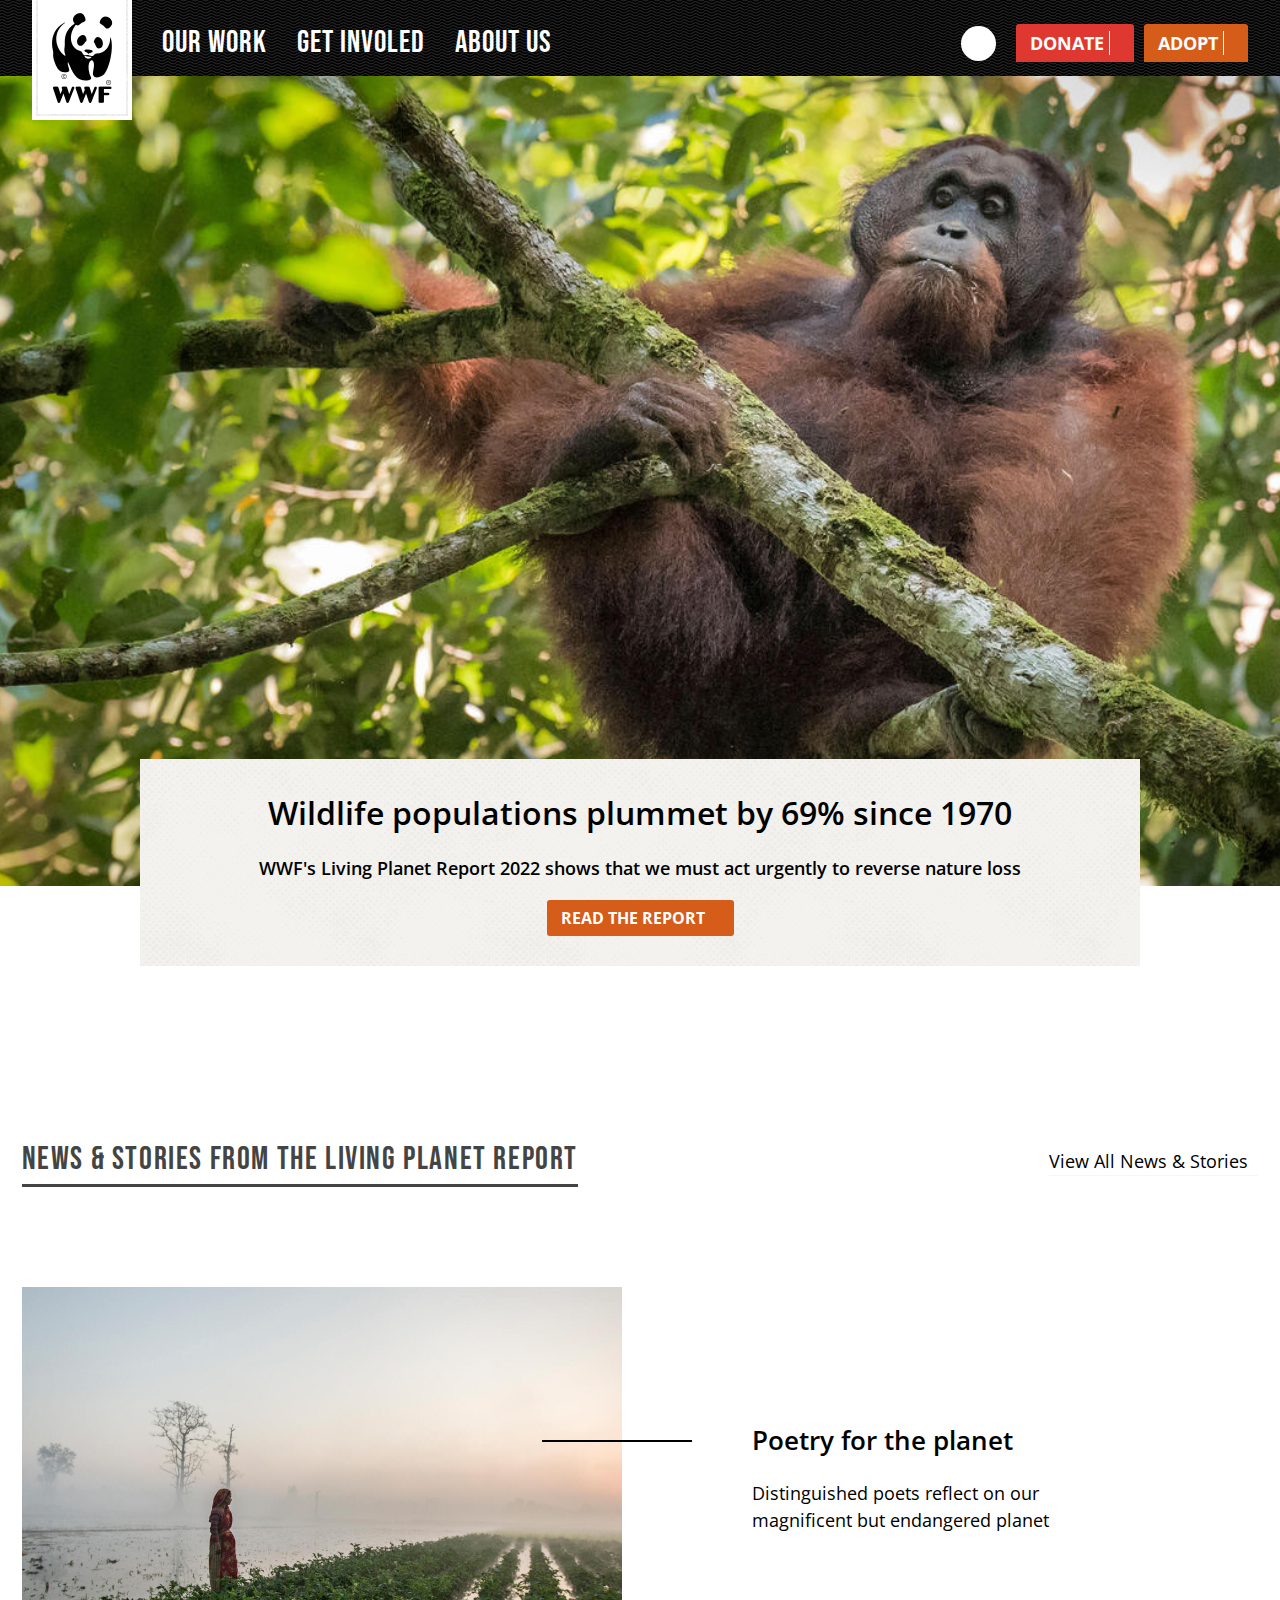
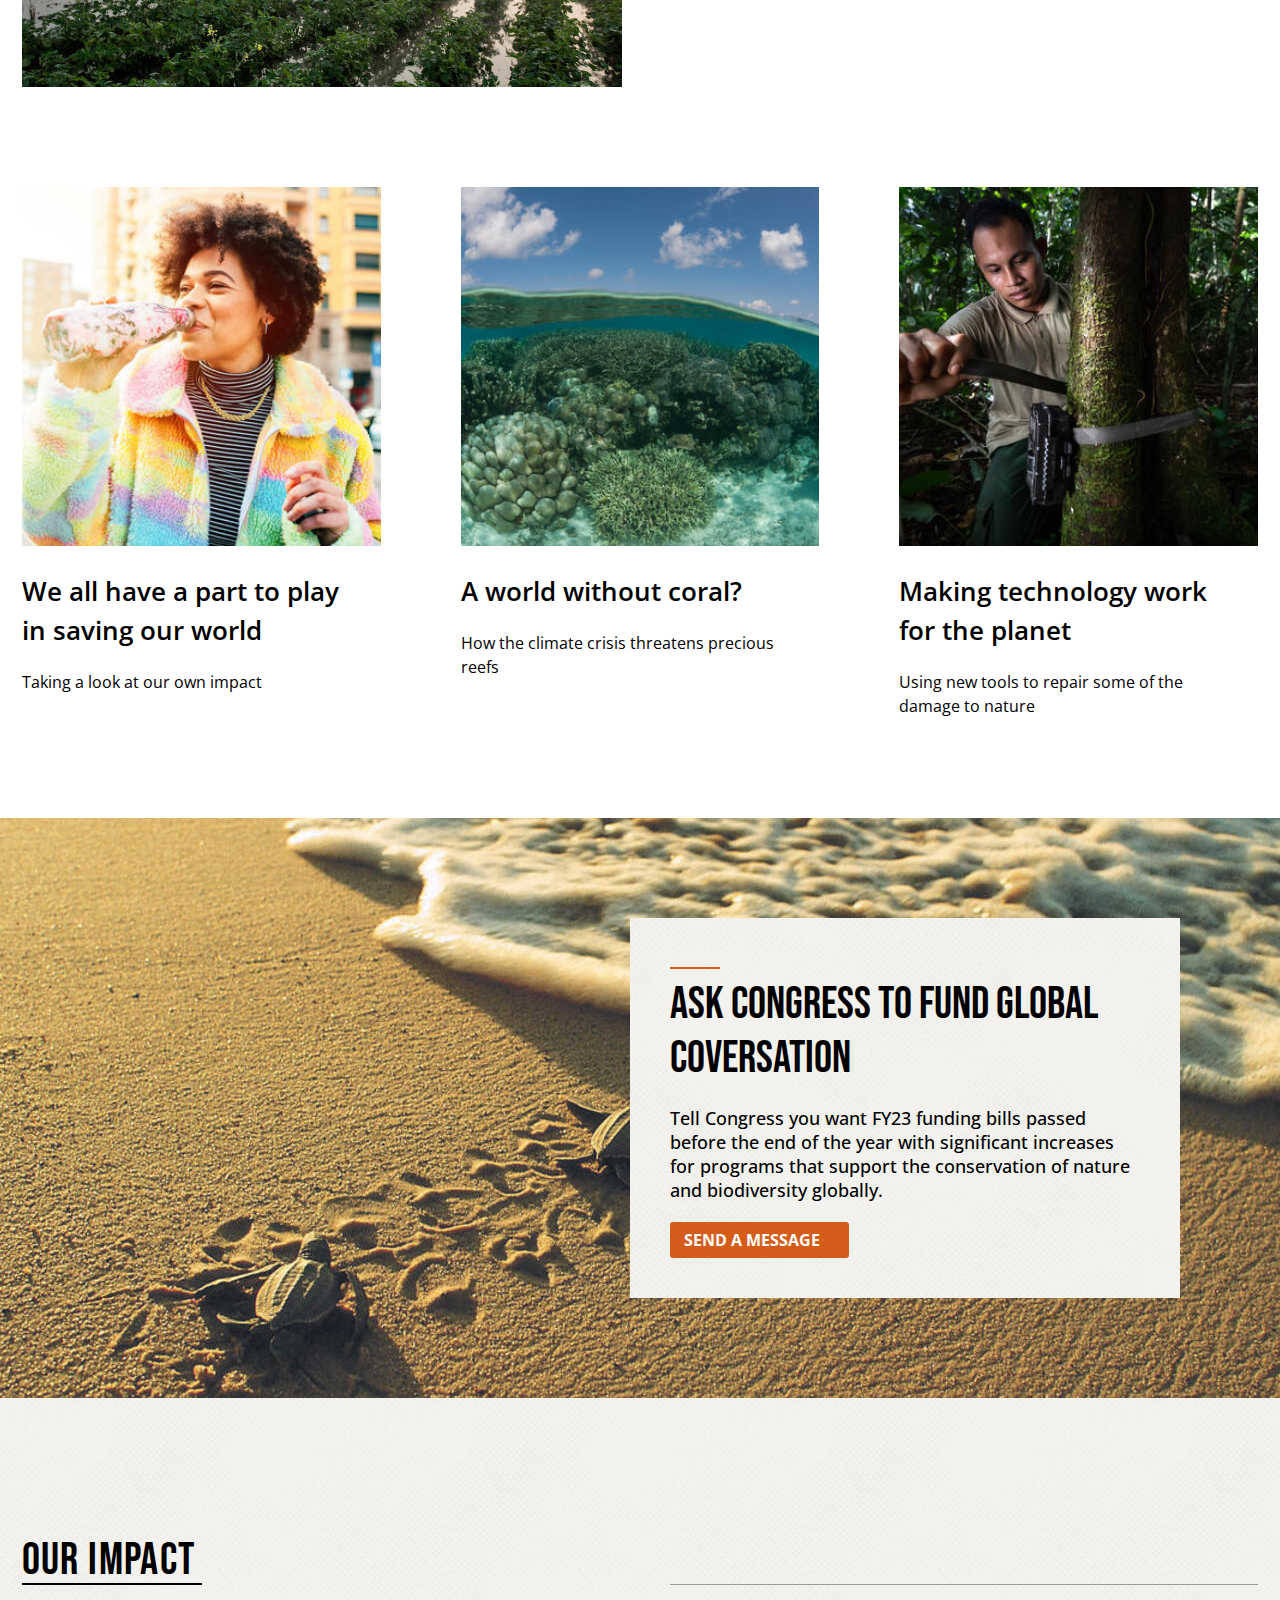
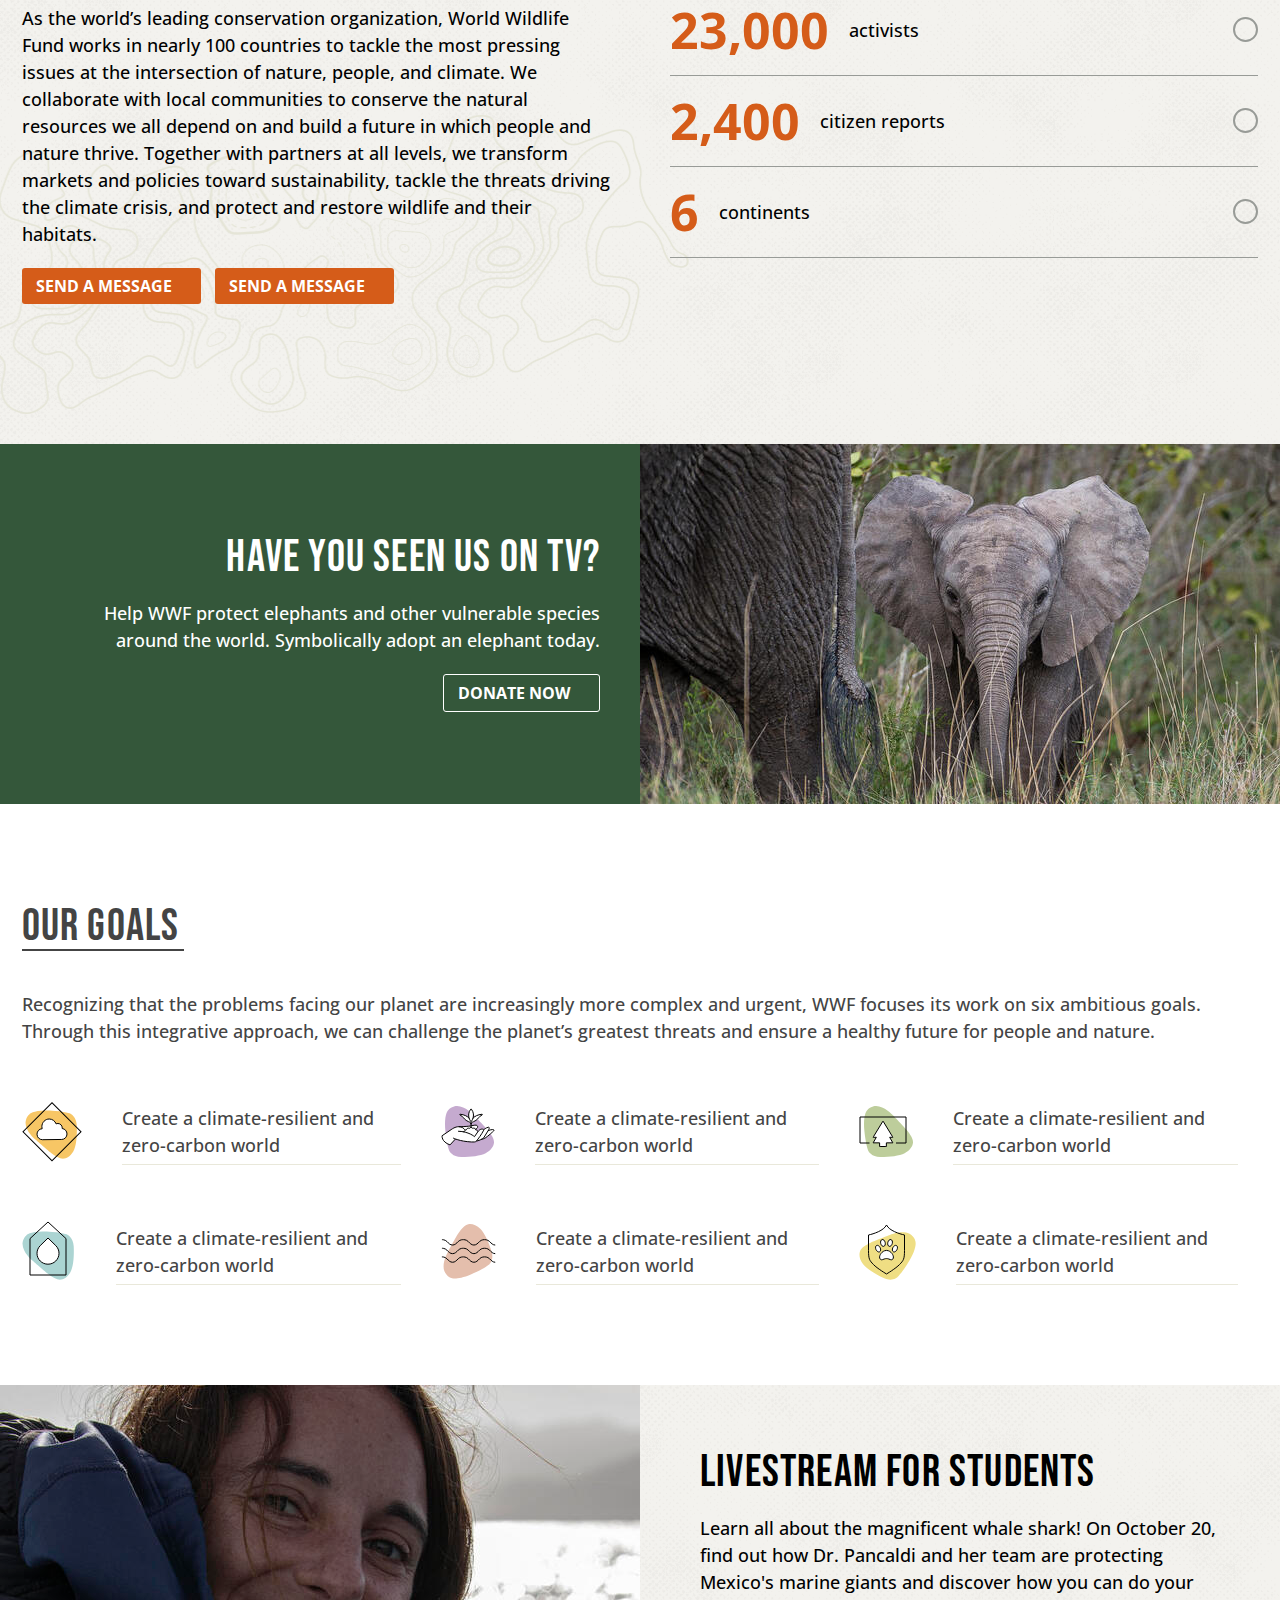
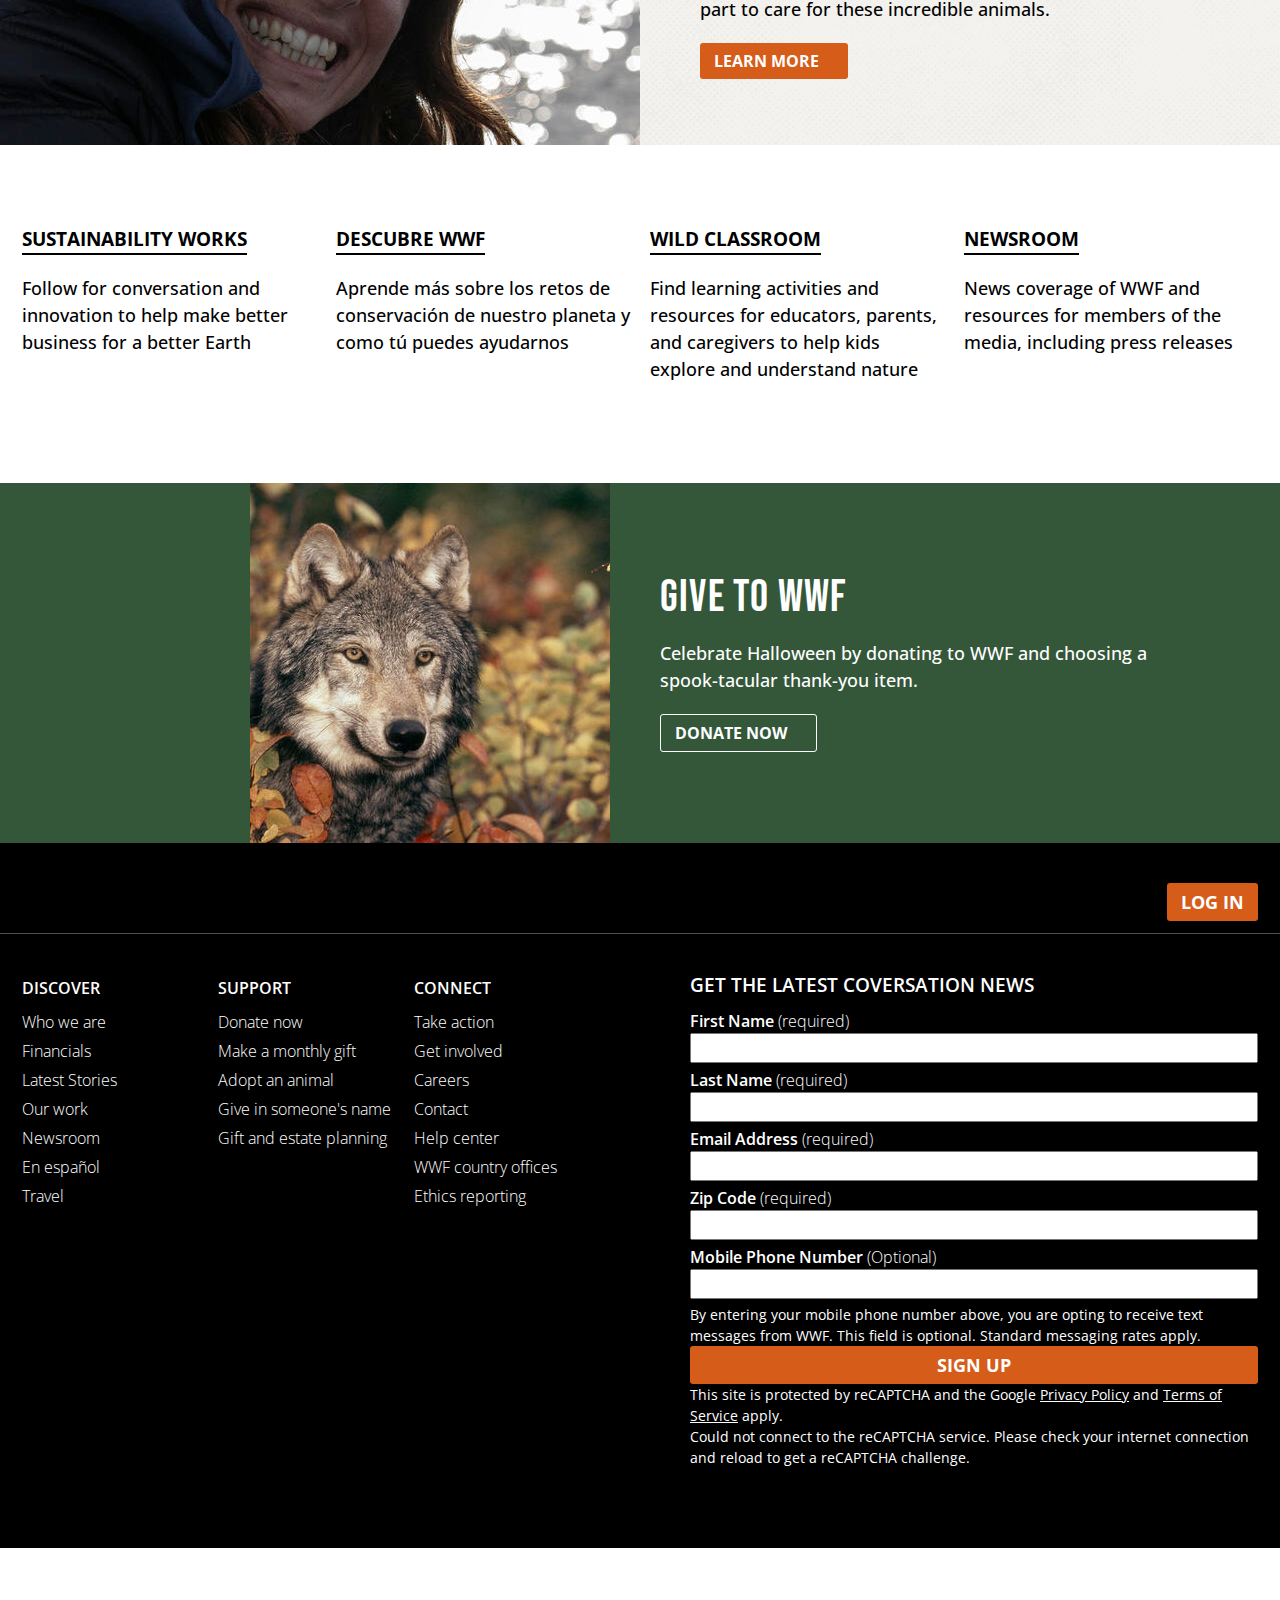
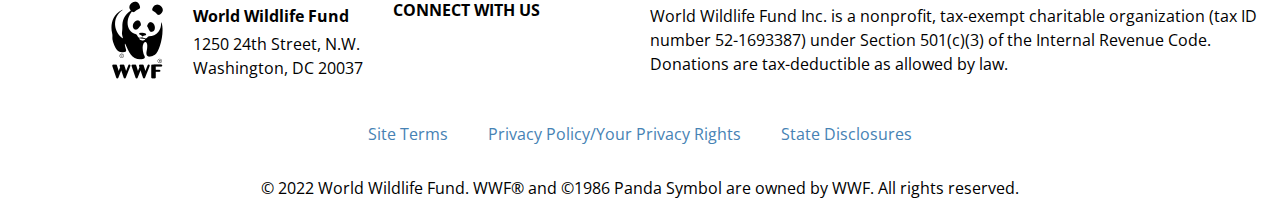
<file: index.html>
<!DOCTYPE html>
<html lang="en">

<head>
    <meta charset="UTF-8" />
    <meta http-equiv="X-UA-Compatible" content="IE=edge" />
    <meta name="viewport" content="width=device-width, initial-scale=1.0" />
    <link rel="stylesheet" href="https://cdnjs.cloudflare.com/ajax/libs/font-awesome/6.2.0/css/all.min.css"
        integrity="sha512-xh6O/CkQoPOWDdYTDqeRdPCVd1SpvCA9XXcUnZS2FmJNp1coAFzvtCN9BmamE+4aHK8yyUHUSCcJHgXloTyT2A=="
        crossorigin="anonymous" referrerpolicy="no-referrer" />
    <link rel="stylesheet" href="style.css" />
    <title>WWF - Endangered Species Coversation | World Wildlife Fund</title>
</head>

<body>
    <header class="header">
        <div class="container flex">
            <div class="logo_header">
                <img src="/img/logo.webp" alt="" />
            </div>
            <div class="wrapper flex">
                <nav class="nav-left">
                    <ul class="nav-main">
                        <li id="work-menu" class="nav-main-item">
                            <a href="#" class="nav-heading">Our Work</a>
                            <ul class="our-work" id="sub__work__menu">
                                <div class="inner">
                                    <div class="sub-menu" id="sub__menu">
                                        <h3 class="heading">What we care about</h3>
                                        <li><a href="#">People</a></li>
                                        <li><a href="#">Places</a></li>
                                        <li><a href="#">Species</a></li>
                                        <li><a href="#">Climate crisis</a></li>
                                        <li><a href="#">Sustainability</a></li>
                                    </div>
                                    <div class="sub-menu" id="sub__menu">
                                        <h3 class="heading">How we work</h3>
                                        <li><a href="#">Public Policy</a></li>
                                        <li><a href="#">Science</a></li>
                                        <li><a href="#">Business</a></li>
                                        <li><a href="#">Wildlife Conversation</a></li>
                                    </div>
                                    <div class="about-info">
                                        <h3 class="heading">About WWF</h3>
                                        <p class="info-details">
                                            WWF works to sustain the natural world for the benefit
                                            of people and wildlife, collaborating with partners from
                                            local to global levels in nearly 100 countries.
                                        </p>
                                    </div>
                                </div>

                                <div class="sub-menu-footer">
                                    <a href="#" class="footer-info">Learn More About our Impact
                                        <i class="fas fa-chevron-right"></i></a>
                                </div>
                            </ul>
                        </li>
                        <li id="get-involed-menu" class="nav-main-item">
                            <a href="#" class="nav-heading">Get Involed</a>
                            <ul class="get-involed" id="sub__work__menu">
                                <div class="inner">
                                    <div class="sub-menu" id="sub__menu">
                                        <li><a href="#">Take action</a></li>
                                        <li><a href="#">Fundrise</a></li>
                                        <li><a href="#">Give</a></li>
                                        <li><a href="#">Send ecards</a></li>
                                        <li><a href="#">Get email</a></li>
                                    </div>
                                    <div class="sub-menu" id="sub__menu">
                                        <li><a href="#">Education resources</a></li>
                                        <li><a href="#">Leave a legacy gift</a></li>
                                        <li><a href="#">Travel with us</a></li>
                                    </div>
                                    <div class="about-info">
                                        <h3 class="heading">Connet With Us</h3>
                                        <div class="about-icon">
                                            <li>
                                                <i class="fab fa-facebook" style="color: #1877f2"></i>
                                            </li>
                                            <li>
                                                <i class="fab fa-twitter" style="color: #1da1f2"></i>
                                            </li>
                                            <li>
                                                <i class="fab fa-instagram" style="color: #e25654"></i>
                                            </li>
                                            <li>
                                                <i class="fab fa-youtube" style="color: #ff0000"></i>
                                            </li>
                                        </div>
                                    </div>
                                </div>

                                <div class="sub-menu-footer">
                                    <a href="#" class="footer-info">See All Ways to Get Involved
                                        <i class="fas fa-chevron-right"></i></a>
                                </div>
                            </ul>
                        </li>
                        <li id="about-us-menu" class="nav-main-item">
                            <a href="#" class="nav-heading">About Us</a>

                            <ul class="about-us" id="sub__work__menu">
                                <div class="inner">
                                    <div class="sub-menu" id="sub__menu">
                                        <li><a href="#">Mission and values</a></li>
                                        <li><a href="#">Who we are</a></li>
                                        <li><a href="#">History</a></li>
                                        <li><a href="#">Leadership</a></li>
                                        <li><a href="#">Experts</a></li>
                                    </div>
                                    <div class="about-info">
                                        <li><a href="#">Newsroom</a></li>
                                        <li><a href="#">Financials</a></li>
                                        <li><a href="#">Careers</a></li>
                                    </div>
                                </div>

                                <div class="sub-menu-footer">
                                    <a href="#" class="footer-info">Contact <i class="fas fa-chevron-right"></i></a>
                                </div>
                            </ul>
                        </li>
                    </ul>
                </nav>
                <nav class="nav-right">
                    <ul>
                        <li>
                            <button href="#" class="btn btn-search">
                                <i class="fas fa-search"></i>
                            </button>
                        </li>

                        <li id="donate-menu" class="donate-menu-list">
                            <button href="#" class="btn btn-primary">
                                <span> Donate</span>
                                <i class="fas fa-plus"></i>
                            </button>
                            <div class="donate-sub-menu" id="donate__menu">
                                <ul class="menu-list">
                                    <li><a href="#">Make a One-time Donation</a></li>
                                    <li><a href="#">Make a Monthly Donation</a></li>
                                    <li><a href="#">Donate in Someone's Name</a></li>
                                    <li><a href="#">Renew your Membership</a></li>
                                    <li><a href="#">Join as a Partner in Conservation</a></li>
                                </ul>
                            </div>
                        </li>

                        <li id="adopt-menu" class="adopt-menu-list">
                            <button href="#" class="btn btn-secondary">
                                <span> Adopt</span>
                                <i class="fas fa-plus"></i>
                            </button>
                            <div class="adopt-sub-menu" id="adopt__menu">
                                <ul class="menu-list">
                                    <li><a href="#">Adoptions</a></li>
                                    <li><a href="#">Apparel</a></li>
                                    <li><a href="#">More Gifts</a></li>
                                </ul>
                            </div>
                        </li>
                    </ul>
                </nav>
            </div>
        </div>
    </header>

    <!-- Main -->
    <section class="section-main">
        <img src="/img/gorilla.jpg" alt="" />
        <div class="section-content">
            <h3>Wildlife populations plummet by 69% since 1970</h3>
            <p>
                WWF's Living Planet Report 2022 shows that we must act urgently to
                reverse nature loss
            </p>
            <button href="#" class="btn universal-btn">
                <span>Read The Report</span>
                <i class="fas fa-chevron-right"></i>
            </button>
        </div>
    </section>

    <!-- Section Planet News&Stories -->
    <section class="planet-news-stories">
        <div class="container flex">
            <div class="news-stories-left">
                <h2>News & Stories From The Living Planet Report</h2>
            </div>
            <div class="news-stories-right">
                <p>View All News & Stories <i class="fas fa-chevron-right"></i></p>
                <span class="animated-line"></span>
            </div>
        </div>
    </section>

    <!-- Section Planet Poetry -->

    <section class="planet-potry">
        <div class="container flex">
            <div class="planet-img">
                <img src="/img/poetry1.jpg" alt="" />
            </div>
            <div class="planet-content">
                <h3>Poetry for the planet <i class="fas fa-chevron-right"></i></h3>
                <p>
                    Distinguished poets reflect on our magnificent but endangered planet
                </p>
                <span class="line"></span>
            </div>
        </div>
    </section>

    <!-- Section Cards -->
    <section class="cards">
        <div class="container grid">
            <div class="card card-1">
                <div class="card-img">
                    <img src="/img/card1.jpg" alt="" />
                </div>
                <div class="card-content">
                    <h2>
                        We all have a part to play in saving our world
                        <i class="fas fa-chevron-right"></i>
                    </h2>
                    <p>Taking a look at our own impact</p>
                </div>
            </div>
            <div class="card card-2">
                <div class="card-img">
                    <img src="/img/card2.jpg" alt="" />
                </div>
                <div class="card-content">
                    <h2>
                        A world without coral?
                        <i class="fas fa-chevron-right"></i>
                    </h2>
                    <p>How the climate crisis threatens precious reefs</p>
                </div>
            </div>
            <div class="card card-3">
                <div class="card-img">
                    <img src="/img/card3.jpg" alt="" />
                </div>
                <div class="card-content">
                    <h2>
                        Making technology work for the planet
                        <i class="fas fa-chevron-right"></i>
                    </h2>
                    <p>Using new tools to repair some of the damage to nature</p>
                </div>
            </div>
        </div>
    </section>

    <!-- Global Fund -->
    <section class="global-fund">
        <div class="global-fund-content">
            <span class="fund-line"></span>
            <h2>Ask Congress to Fund Global Coversation</h2>
            <p>
                Tell Congress you want FY23 funding bills passed before the end of the
                year with significant increases for programs that support the
                conservation of nature and biodiversity globally.
            </p>
            <button class="btn universal-btn">
                Send a Message
                <span><i class="fas fa-chevron-right"></i></span>
            </button>
        </div>
    </section>

    <!-- HomePage Impact -->
    <section class="homepage-impact">
        <div class="container grid">
            <div class="impact">
                <div class="impact-content">
                    <h2>Our Impact</h2>
                    <p>
                        As the world’s leading conservation organization, World Wildlife
                        Fund works in nearly 100 countries to tackle the most pressing
                        issues at the intersection of nature, people, and climate. We
                        collaborate with local communities to conserve the natural
                        resources we all depend on and build a future in which people and
                        nature thrive. Together with partners at all levels, we transform
                        markets and policies toward sustainability, tackle the threats
                        driving the climate crisis, and protect and restore wildlife and
                        their habitats.
                    </p>
                    <div class="imapct-buttons">
                        <button class="btn universal-btn">
                            Send a Message
                            <span><i class="fas fa-chevron-right"></i></span>
                        </button>
                        <button class="btn universal-btn">
                            Send a Message
                            <span><i class="fas fa-chevron-right"></i></span>
                        </button>
                    </div>
                </div>
            </div>
            <div class="impact-reports">
                <div class="report-info">
                    <div class="number">23,000</div>
                    <p class="report-heading">activists</p>
                    <i class="fas fa-info"></i>
                </div>
                <div class="report-info">
                    <div class="number">2,400</div>
                    <p class="report-heading">citizen reports</p>
                    <i class="fas fa-info"></i>
                </div>
                <div class="report-info">
                    <div class="number">6</div>
                    <p class="report-heading">continents</p>
                    <i class="fas fa-info"></i>
                </div>
            </div>
        </div>
    </section>

    <!-- Section Elephant -->
    <section class="elephant-section">
        <div class="grid">
            <div class="content">
                <h2 class="main-heading">HAVE YOU SEEN US ON TV?</h2>
                <p class="main-text">
                    Help WWF protect elephants and other vulnerable species around the
                    world. Symbolically adopt an elephant today.
                </p>
                <button class="btn transparent-btn">
                    Donate Now
                    <span><i class="fas fa-chevron-right"></i></span>
                </button>
            </div>
            <div class="elephant-img">
                <img src="/img/TV_section_donate.jpg" alt="" />
            </div>
        </div>
    </section>

    <!-- Section Goals -->

    <section class="goals">
        <div class="container">
            <div class="goal-content">
                <h2 class="main-heading">Our Goals</h2>
                <p class="main-text">
                    Recognizing that the problems facing our planet are increasingly
                    more complex and urgent, WWF focuses its work on six ambitious
                    goals. Through this integrative approach, we can challenge the
                    planet’s greatest threats and ensure a healthy future for people and
                    nature.
                </p>
            </div>
            <div class="goal-quotation grid">
                <div class="quote quote-1">
                    <div class="qoute-img">
                        <img src="/img/corbon_world.svg" alt="" />
                    </div>
                    <p class="main-text">
                        Create a climate-resilient and zero-carbon world
                        <span class="animated-line"></span>
                    </p>
                    <i class="fas fa-chevron-right"></i>
                </div>
                <div class="quote quote-2">
                    <div class="qoute-img">
                        <img src="/img/people&nature.svg" alt="" />
                    </div>
                    <p class="main-text">
                        Create a climate-resilient and zero-carbon world
                        <span class="animated-line"></span>
                    </p>
                    <i class="fas fa-chevron-right"></i>
                </div>
                <div class="quote quote-3">
                    <div class="qoute-img">
                        <img src="/img/important_forest.svg" alt="" />
                    </div>
                    <p class="main-text">
                        Create a climate-resilient and zero-carbon world
                        <span class="animated-line"></span>
                    </p>
                    <i class="fas fa-chevron-right"></i>
                </div>
                <div class="quote quote-4">
                    <div class="qoute-img">
                        <img src="/img/protect_freshwater.svg" alt="" />
                    </div>
                    <p class="main-text">
                        Create a climate-resilient and zero-carbon world
                        <span class="animated-line"></span>
                    </p>
                    <i class="fas fa-chevron-right"></i>
                </div>
                <div class="quote quote-5">
                    <div class="qoute-img">
                        <img src="/img/Achive_healthy.svg" alt="" />
                    </div>
                    <p class="main-text">
                        Create a climate-resilient and zero-carbon world
                        <span class="animated-line"></span>
                    </p>
                    <i class="fas fa-chevron-right"></i>
                </div>
                <div class="quote quote-6">
                    <div class="qoute-img">
                        <img src="/img/wild_place.svg" alt="" />
                    </div>
                    <p class="main-text">
                        Create a climate-resilient and zero-carbon world
                        <span class="animated-line"></span>
                    </p>
                    <i class="fas fa-chevron-right"></i>
                </div>
            </div>
        </div>
    </section>

    <!-- Section Live Stream -->
    <section class="livestream">
        <div class="grid-col-2">
            <div class="livestream-img">
                <img src="/img/livestream1.jpg" alt="" />
            </div>
            <div class="livestream-content">
                <h2 class="main-heading">Livestream for students</h2>
                <p class="main-text">
                    Learn all about the magnificent whale shark! On October 20, find out
                    how Dr. Pancaldi and her team are protecting Mexico's marine giants
                    and discover how you can do your part to care for these incredible
                    animals.
                </p>
                <button class="btn universal-btn">
                    Learn More
                    <span><i class="fas fa-chevron-right"></i></span>
                </button>
            </div>
        </div>
    </section>

    <!-- Section-cards -->
    <section class="mix-cards">
        <div class="container grid-col-4">
            <div class="mix-card-content card-1">
                <h3 class="underline uppercase">Sustainability Works</h3>
                <p class="main-text">
                    Follow for conversation and innovation to help make better business for a better Earth
                    <span><i class="fas fa-chevron-right"></i></span>
                </p>
            </div>
            <div class="mix-card-content card-2">
                <h3 class="underline uppercase">Descubre WWF</h3>
                <p class="main-text">
                    Aprende más sobre los retos de conservación de nuestro planeta y como tú puedes ayudarnos
                    <span><i class="fas fa-chevron-right"></i></span>
                </p>
            </div>
            <div class="mix-card-content card-3">
                <h3 class="underline uppercase">Wild Classroom</h3>
                <p class="main-text">
                    Find learning activities and resources for educators, parents, and caregivers to help kids explore
                    and understand nature
                    <span><i class="fas fa-chevron-right"></i></span>
                </p>
            </div>
            <div class="mix-card-content card-4">
                <h3 class="underline uppercase">Newsroom</h3>
                <p class="main-text">
                    News coverage of WWF and resources for members of the media, including press releases
                    <span><i class="fas fa-chevron-right"></i></span>
                </p>
            </div>
        </div>
    </section>

    <!-- Celebrate Section -->

    <section class="celebrate-section">
        <div class="wolf-grid">
            <div class="celebrate-img">
                <img src="/img/wolf1.jpg" alt="" />
            </div>
            <div class="celebrate-content">
                <h2 class="main-heading">GIVE TO WWF</h2>
                <p class="main-text">
                    Celebrate Halloween by donating to WWF and choosing a spook-tacular thank-you item.
                </p>
                <button class="btn transparent-btn">
                    Donate Now
                    <span><i class="fas fa-chevron-right"></i></span>
                </button>
            </div>
        </div>
    </section>

    <!-- Contact Page -->
    <section class="contact">
        <span class="border"></span>
        <div class="container">
            <div class="login">
                <button class="btn btn-secondary">Log In</button>
            </div>
            <div class="contact-page grid-col-2">
                <div class="contact-left grid-col-3">
                    <ul class="discription">
                        <li><a href="#">Discover</a></li>
                        <li><a href="#">Who we are</a></li>
                        <li><a href="#">Financials</a></li>
                        <li><a href="#">Latest Stories</a></li>
                        <li><a href="#">Our work</a></li>
                        <li><a href="#">Newsroom</a></li>
                        <li><a href="#">En español</a></li>
                        <li><a href="#">Travel</a></li>
                    </ul>
                    <ul class="discription">
                        <li><a href="#">Support</a></li>
                        <li><a href="#">Donate now</a></li>
                        <li><a href="#">Make a monthly gift</a></li>
                        <li><a href="#">Adopt an animal</a></li>
                        <li><a href="#">Give in someone's name</a></li>
                        <li><a href="#">Gift and estate planning</a></li>
                    </ul>
                    <ul class="discription">
                        <li><a href="#">Connect</a></li>
                        <li><a href="#">Take action</a></li>
                        <li><a href="#">Get involved</a></li>
                        <li><a href="#">Careers</a></li>
                        <li><a href="#">Contact</a></li>
                        <li><a href="#">Help center</a></li>
                        <li><a href="#">WWF country offices</a></li>
                        <li><a href="#">Ethics reporting</a></li>
                    </ul>
                </div>
                <div class="contact-form">
                    <form class="form">
                        <h3>Get The Latest Coversation News</h3>
                        <div class="form-group">
                            <label for="firstname">First Name <span class="required">(required)</span></label>
                            <input type="text" name="firstname" required blank>
                        </div>
                        <div class="form-group">
                            <label for="lastname">Last Name <span class="required">(required)</span></label>
                            <input type="text" name="lastname" required>
                        </div>
                        <div class="form-group">
                            <label for="email">Email Address <span class="required">(required)</span></label>
                            <input type="email" name="email" required>
                        </div>
                        <div class="form-group">
                            <label for="zipcode">Zip Code <span class="required">(required)</span></label>
                            <input type="text" name="zipcode" required>
                        </div>
                        <div class="form-group">
                            <label for="number">Mobile Phone Number <span class="required">(Optional)</span></label>
                            <input type="text" name="number" required>
                        </div>
                        <p class="fw-l">
                            By entering your mobile phone number above, you are opting to receive text messages from
                            WWF. This field is optional. Standard messaging rates apply.
                        </p>
                        <button class="btn btn-secondary full">
                            Sign Up
                        </button>
                        <p class="fw-l">
                            This site is protected by reCAPTCHA and the Google <a href="#" class="td-underline">Privacy
                                Policy</a> and
                            <a href="#" class="td-underline">Terms of Service</a> apply.
                            <br>
                            Could not connect to the reCAPTCHA service. Please check your internet connection and reload
                            to get a reCAPTCHA challenge.
                        </p>
                    </form>
                </div>
            </div>
        </div>
    </section>

    <!-- Footer -->
    <footer class="footer">
        <div class="container">
            <div class="grid-col-2">
                <div class="footer-inner-left">
                    <div class="address">
                        <img src="/img/footer_logo.webp" alt="">
                        <div class="add-info">
                            <h4 class="name">World Wildlife Fund</h4>
                            <p class="full-add">
                                1250 24th Street, N.W.
                                Washington, DC 20037
                            </p>
                        </div>
                    </div>
                    <div class="social">
                        <h4 class="uppercase">Connect With Us</h4>
                        <ul class="social-icon flex">
                            <li><a href="#"><i class="fab fa-facebook" style="color: #0E8EF2;"></i></a></li>
                            <li><a href="#"><i class="fab fa-twitter" style="color: #1D9BF0;"></i></a></li>
                            <li><a href="#"><i class="fab fa-instagram" style="color: #F60961;"></i></a></li>
                            <li><a href="#"><i class="fab fa-youtube" style="color: #ff0000;"></i></a></li>
                            <li><a href="#"><i class="fas fa-rss" style="color: #FF6600;"></i></a></li>
                        </ul>
                    </div>
                </div>
                <div class="footer-inner-right">
                    <p class="fw-l">
                        World Wildlife Fund Inc. is a nonprofit, tax-exempt charitable organization (tax ID number
                        52-1693387) under Section 501(c)(3) of the Internal Revenue Code. Donations are tax-deductible
                        as allowed by law.
                    </p>
                </div>
            </div>

            <div class="inside-footer text-center">
                <ul class="inside-footer-flex">
                    <li><a href="#">Site Terms</a></li>
                    <li><a href="#">Privacy Policy/Your Privacy Rights</a></li>
                    <li><a href="#">State Disclosures</a></li>
                </ul>
            </div>

            <div class="about-footer">
                <p class="fw-l text-center">© 2022 World Wildlife Fund. WWF® and ©1986 Panda Symbol are owned by WWF.
                    All rights reserved.</p>
            </div>
        </div>
    </footer>




    <!-- Hamburger-Menu -->
    <div class="menu" id="menu">
        <img src="/img/menu-icon.svg" alt="" />
    </div>

    <!-- Overlay -->
    <div class="overlay" id="overlay"></div>
    <!-- Mobile Menu -->
    <div class="mobile-menu" id="mobile-menu">
        <header class="mobile-header flex">
            <div></div>
            <h5 class="main-heading"> World Wildlife Fund</h5>
            <img src="/img/close.png" alt="" id="close">
        </header>
        <section class="search-section">
            <form class="form mobile-form">
                <div class="form-group">
                    <label for="search">Search</label>
                    <div class="search-box">
                        <input type="text" placeholder="Type to search..." class="search">
                        <i class="fas fa-search"></i>
                    </div>
                </div>
                <div class="btn-group">
                    <button class="btn btn-primary">
                        <span>Donate</span>
                        <i class="fas fa-add"></i>
                    </button>
                    <button class="btn btn-secondary">
                        <span>Adopt</span>
                        <i class="fas fa-add"></i>
                    </button>
                </div>
            </form>
        </section>
        <div class="mobile-footer">
            <ul>
                <li class="uppercase flex">
                    <a href="#">Our Work</a>
                    <i class="fas fa-add"></i>
                </li>
                <li class="uppercase flex">
                    <a href="#">Get Involved</a>
                    <i class="fas fa-add"></i>
                </li>
                <li class="uppercase flex">
                    <a href="#">About Us</a>
                    <i class="fas fa-add"></i>
                </li>

            </ul>
        </div>
    </div>




    <script src="main.js"></script>
</body>

</html>
</file>
<file: style.css>
@import url('https://fonts.googleapis.com/css2?family=Open+Sans:wght@300;400;500;600;700;800&display=swap');
@import url('https://fonts.googleapis.com/css2?family=Bebas+Neue&display=swap');

:root {
    --fs-clr-1: #fff;
    --fs-clr-2: #000;
    --fs-clr-3: #D55C19;
    --fs-clr-4: #DE3831;
    --fs-clr-5: #34573A;
    --fs-clr-6: #F6F5F3;
    --fs-clr-7: #006983;
    --fs-clr-8: #006EA5;
}

*,
*::after,
*::before {
    box-sizing: border-box;
    margin: 0;
    padding: 0;
}

body {
    font-family: 'Open Sans', sans-serif;
    line-height: 1.5;
    
}

img {
    max-width: 100%;
}

ul {
    list-style-type: none;
}

a {
    text-decoration: none;
}

.header {
    position: relative;
    background: #000 url(/img/header_texture.webp);
    height: 76px;
}

.logo_header {
    margin-left: 10px;
    z-index: 5;
}

.flex {
    display: flex;
    justify-content: space-between;
    align-items: center;
}

.text-center {
    text-align: center;
}

.grid-col-4 {
    display: grid;
    grid-template-columns: repeat(4, 1fr);
    justify-content: center;
    gap: 20px;
}

.grid,
.grid-col-3 {
    display: grid;
    grid-template-columns: repeat(3, 1fr);
    gap: 20px;
}

.grid-col-2 {
    display: grid;
    grid-template-columns: repeat(2, 1fr);
    place-items: center;
    gap: 20px;
}


.header .container {
    display: flex;
    justify-content: center;
}

.container {
    max-width: 77.3rem;
    margin-inline: auto;
}

.wrapper {
    display: flex;
    flex: 1;

}

.nav-left {
    padding-bottom: 40px;
    margin-left: 15px;
}

.nav-right {
    padding-bottom: 40px;

}


.nav-left ul {
    display: flex;
}

.nav-left ul li a {
    color: #fff;
    margin-right: 15px;
    margin-left: 15px;
    font-family: 'Bebas Neue', cursive;
    font-weight: 400;
    font-size: 31px;
    letter-spacing: 1px;
}

.nav-right ul {
    display: flex;
    justify-content: center;
    align-items: center;
}

.nav-right ul li {
    margin-right: 10px;
}

.nav-left ul li,
.nav-left ul li a {
    transition: background-color, color 0.5s ease-out;
}

.nav-left .nav-main li:hover {
    background-color: var(--fs-clr-1);
    transition: 0.5s;
}

.nav-left .nav-main li:hover a {
    color: var(--fs-clr-7);
}

.nav-left ul li .nav-heading,
.nav-right ul li {
    text-transform: uppercase;
}

/* Utilities */
.main-heading {
    text-transform: uppercase;
    font-family: 'Bebas Neue', cursive;
    font-size: 45px;
    font-weight: 400;
    letter-spacing: 1.2px;
    line-height: 1;
}

.main-text {
    margin: 20px 0;
    font-size: 18px;
    font-weight: 500;
}


/* Buttons */
.btn {
    cursor: pointer;
    padding: 7px 14px;
    font-size: 16px;
    background-color: var(--fs-clr-3)d;
    color: var(--fs-clr-1);
    text-transform: uppercase;
    font-family: inherit;
    font-weight: bold;
    border-radius: 3px;
    border: 0;
    z-index: 100;
}

.btn:focus {
    outline: none;
}

.btn-primary {
    color: var(--fs-clr-1);
    background-color: var(--fs-clr-4);
    font-size: 18px;
    border-bottom-right-radius: 0;
    border-bottom-left-radius: 0;
}

.btn-secondary {
    color: var(--fs-clr-1);
    background-color: var(--fs-clr-3);
    font-size: 18px;
    border-bottom-right-radius: 0;
    border-bottom-left-radius: 0;
}

.full {
    display: block;
    width: 100%;
    border-radius: 3px;
}

.universal-btn {
    background: var(--fs-clr-3);
    cursor: pointer;
}

.transparent-btn {
    background: transparent;
    color: var(--fs-clr-1);
    cursor: pointer;
    border: 1px solid var(--fs-clr-1);
}

.transparent-btn i {
    margin-left: 15px;
    transition: transform 0.3s;
    color: var(--fs-clr-1);
}

.universal-btn i {
    margin-left: 15px;
    transition: transform 0.3s;
}

.universal-btn:hover i,
.transparent-btn:hover i {
    transform: translateX(5px);
}

.transparent-btn:hover,
.universal-btn:hover {
    text-decoration: underline;
}

.underline {
    border-bottom: 2px solid #000;
    max-width: max-content;
}

.uppercase {
    text-transform: uppercase;
}

.fw-el {
    font-weight: 300;
}

.fw-l {
    font-weight: 400;
}

.fw-m {
    font-weight: 500;
}

.td-underline {
    text-decoration: underline;
    color: #fff;
    text-decoration-thickness: 1px;
}

/* .universal-btn:hover span {
    border-bottom: 1px solid var(--fs-clr-1);
} */

.btn-primary i,
.btn-secondary i {
    border-left: 1px solid var(--fs-clr-1);
    margin-left: 5px;
    padding-left: 10px;
    font-weight: lighter;
}

.btn-search {
    height: 35px;
    width: 35px;
    background-color: var(--fs-clr-1);
    color: var(--fs-clr-2);
    border-radius: 50%;
    display: flex;
    justify-content: center;
    align-items: center;
    margin-right: 10px;
}

/* Menu */
.menu {
    display: none;
    position: absolute;
    top: 40px;
    right: 40px;
    cursor: pointer;

}

.menu img {
    width: 25px;
}

/* Inside header menu's */
#work-menu,
#get-involed-menu,
#about-us-menu {
    position: relative;
}

#work-menu:hover #sub__work__menu,
#get-involed-menu:hover #sub__work__menu,
#about-us-menu:hover #sub__work__menu {
    display: block !important;
    z-index: 5;
}

#sub__work__menu.our-work,
#sub__work__menu.get-involed,
#sub__work__menu.about-us {
    display: none;
}

.our-work,
.get-involed,
.about-us {
    position: absolute;
    top: 46px;
    left: 10px;
    display: flex;
    flex-direction: column;
    background-color: #fff;
    width: 670px;
}

.get-involed {
    left: -120px;
    width: 550px;
}

.about-us {
    left: -280px;
    width: 350px;
}

.inner {
    display: flex;
    justify-content: center;
    align-items: top;
    border-bottom: 2px solid var(--fs-clr-6);
}

.our-work .sub-menu {
    list-style-type: none;
    padding: 20px;
}

#sub__menu li a {
    font-size: 16px;
    color: #000;
    text-transform: capitalize;
    display: flex;
    justify-content: left;
    align-items: flex-start;
    margin: 10px 0;
    font-family: 'Open Sans', sans-serif;
}

#sub__menu li a:hover {
    color: var(--fs-clr-8);
}

.sub-menu-footer {
    padding: 20px 0;
}

.sub-menu-footer .footer-info {
    font-size: 18px;
    color: var(--fs-clr-7);
    font-family: 'Open Sans', sans-serif;
    text-transform: uppercase;
    letter-spacing: normal;
    font-weight: 700;
}

.sub-menu-footer .footer-info i {
    margin-left: 10px;
}

.about-info {
    padding: 20px 10px;
    background: var(--fs-clr-6);

}

.about-info .info-details {
    font-size: 16px;
    margin-top: 10px;
}

.sub-menu .heading {
    width: 190px;
}

/* Sub menu two */
.get-involed .about-info .about-icon {
    display: flex;
    justify-content: center;
    align-items: center;
}

.get-involed .about-info .heading {
    text-transform: uppercase;
}

.get-involed .about-info .about-icon i {
    font-size: 25px;
    margin: 5px;
}

.get-involed #sub__menu {
    padding: 20px;
}

.about-us #sub__menu {
    padding: 15px;
    margin-right: 30px;
}

/* About Us */
.about-us .about-info a {
    font-family: 'Open Sans', sans-serif;
    color: var(--fs-clr-8);
    font-size: 16px;

}

.about-us .about-info li {
    padding: 5px 0;
}

.about-us .about-info li:hover {
    background: var(--fs-clr-7);
}

.about-us .about-info li:hover a {
    color: var(--fs-clr-1);
}

.about-us .about-info {
    padding: 20px 0 0 0;
}

.about-us .inner {
    display: flex;
    justify-content: space-between;
}

/* Right Menu's */

/* Donate Menu */


#donate-menu #donate__menu,
#adopt-menu #adopt__menu {
    display: none;
}

#donate-menu:hover .donate-sub-menu,
#adopt-menu:hover .adopt-sub-menu {
    display: block !important;
    z-index: 5;
}


#donate-menu,
#adopt-menu {
    position: relative;
}


.donate-sub-menu {
    position: absolute;
    top: 35px;
    left: -150.5px;
    width: 290px;
    background: var(--fs-clr-2);
    padding: 20px;
    border: 5px solid var(--fs-clr-4);
}

.adopt-sub-menu {
    position: absolute;
    top: 35px;
    left: -163px;
    width: 290px;
    background: var(--fs-clr-2);
    border: 5px solid var(--fs-clr-3);
    padding: 20px;
}

.donate-sub-menu .menu-list,
.adopt-sub-menu .menu-list {
    display: flex;
    flex-direction: column;
    justify-content: left;
    align-items: flex-start;
}

.donate-sub-menu .menu-list li,
.adopt-sub-menu .menu-list li {
    margin: 5px 0;
}

.adopt-sub-menu .menu-list a,
.donate-sub-menu .menu-list a {
    color: var(--fs-clr-1);
}

/* Section-Main */

.section-main {
    position: relative;
    height: clac(80vh + 100px);
    height: 90vh;
    z-index: 1;
    margin-bottom: 250px;
}

.section-main img {
    width: 100%;
    height: 100%;
    object-fit: cover;

}

.section-content {
    position: absolute;
    bottom: -80px;
    left: 50%;
    transform: translateX(-50%);
    background-image: url(/img/texture_1.png);
    max-width: 100%;
    width: 1000px;
    margin-inline: auto;
    padding: 30px 20px;
    display: flex;
    flex-direction: column;
    justify-content: center;
    align-items: center;
    text-align: center;
}

.section-content h3 {
    font-size: 32px;
    font-weight: 600;
}

.section-content p {
    margin: 18px 0;
    font-size: 18px;
    font-weight: 600;
}

/* Planet Stories */
.planet-news-stories {
    margin-bottom: 100px;
    padding: 0 20px;
}

.news-stories-left h2 {
    text-transform: uppercase;
    font-family: 'Bebas Neue', cursive;
    font-size: 32px;
    font-weight: 400;
    letter-spacing: 1.6px;
    color: #444444;
    border-bottom: 3px solid #444444;
}

.news-stories-right {
    font-size: 18px;
    position: relative;
    border-bottom: 1px solid var(--fs-clr-6);
    cursor: pointer;
}

.news-stories-right i {
    margin-left: 10px;
    color: var(--fs-clr-3);
    transition: transform 0.3s ease;
}

.news-stories-right:hover i {
    transform: translateX(5px);
}

.animated-line {
    position: absolute;
    bottom: -2px;
    left: 0;
    width: 100%;
    height: 1px;
    background: var(--fs-clr-3);
    transform: scale(0);
    transform-origin: center;
    transition: transform scale 2s ease;

}

.news-stories-right:hover .animated-line {
    animation: animatedLine 2s ease;
}

/* Planet Poetry */
.planet-potry {
    padding: 0 20px;
    margin-bottom: 100px;
}

.planet-potry .flex {
    justify-content: flex-start;
}

.planet-potry .planet-img {
    max-width: 600px;
    height: 400px;
    overflow: hidden;
    transition: scale all 0.9s ease-in-out;
}

.planet-potry .planet-img img {
    width: 100%;
    height: 100%;
    object-fit: cover;
    transition: all 0.5s ease-in-out;
}

.planet-content {
    margin-left: 100px;
    padding-left: 30px;
    width: 40ch;
    position: relative;
}

.planet-content h3 {
    font-size: 26px;
    font-weight: 600;

}

.planet-content i,
.card-content i {
    font-size: 18px;
    color: var(--fs-clr-3);

}

.planet-content p {
    font-size: 18px;
    font-weight: 400;
    margin: 20px 0;
}

span.line {
    position: absolute;
    top: 15%;
    left: -50%;
    width: 150px;
    height: 2px;
    background-color: var(--fs-clr-2);

}

.planet-potry:hover .planet-img img {
    transform: scale(1.1);
}

.planet-potry:hover .planet-content h3 {
    text-decoration: underline;
}

/* Section Cards */
.cards {
    padding: 0 20px;
    margin-bottom: 100px;
}

.cards .grid {
    gap: 80px;
}

.card-content {
    display: flex;
    flex-direction: column;
    align-items: flex-start;
    max-width: 330px;
}

.card-content h2 {
    margin: 20px 0;
    font-size: 26px;
    font-weight: 600;
}

.card-content h2 {
    margin: 20px 0;
}

.card-img {
    overflow: hidden;
    max-width: 400px;
}

.card-img img {
    width: 100%;
    object-fit: cover;
    transition: all 0.5s ease-in-out;
}

.card {
    cursor: pointer;
}

.card:hover .card-img img {
    transform: scale(1.1);
}

.card:hover h2 {
    text-decoration: underline;
}

/* Section  Global Fund*/
.global-fund {
    width: 100%;
    position: relative;
    background-image: url(/img/ocean1.jpg);
    height: 580px;
    background-repeat: no-repeat;
    background-position: center;
    background-size: cover;
}

.global-fund-content {
    max-width: 550px;
    background: var(--fs-clr-1) url(/img/texture_ocean.png);
    position: absolute;
    top: 50%;
    transform: translateY(-50%);
    right: 100px;
    padding: 60px 40px 40px 40px;
    line-height: normal;
}

.global-fund-content h2 {
    font-family: 'Bebas Neue', cursive;
    font-size: 45px;
    font-weight: 400;
    line-height: 1.2;

}

.global-fund-content p {
    margin: 20px 0;
    font-size: 18px;
    font-weight: 500;
}

.global-fund-content span.fund-line {
    position: absolute;
    top: 13%;
    left: 40px;
    background-color: var(--fs-clr-3);
    width: 50px;
    height: 2px;
}

/* Impact HomePage */
.homepage-impact {
    /* margin-bottom: 100px; */
    background-color: #f6f5f2;
    background-image: url(/img/texture_2.webp), url(/img/texture_1.png);
    background-position: calc(50% - 300px) calc(100% - 30px), center center;
    background-repeat: no-repeat, repeat;
    background-size: 698.5px 299px, 360px 360px;
    padding: 140px 20px;
}

.homepage-impact .grid {
    grid-template-columns: repeat(2, 1fr);
    align-items: center;
    gap: 60px;
}

.impact {
    max-width: 800px;
}

.impact h2 {
    text-transform: uppercase;
    border-bottom: 2px solid var(--fs-clr-2);
    max-width: 10ch;
    font-family: 'Bebas Neue', cursive;
    font-size: 45px;
    font-weight: 400;
    letter-spacing: 1.4px;
    line-height: 1;
}

.impact-content p {
    margin: 20px 0;
    font-size: 18px;
    font-weight: 500;
}

.report-info {
    display: flex;
    justify-content: space-between;
    align-items: center;
    cursor: pointer;
    border-top: 1px solid #989B97;
    line-height: 1.8;
}

.report-info:last-child {
    border-bottom: 1px solid #989B97;
}

.report-info .number {
    font-size: 50px;
    color: var(--fs-clr-3);
    font-weight: 700;
}

.report-heading {
    flex: 1;
    margin-left: 20px;
    font-size: 18px;
    font-weight: 500;
}

.report-info i {
    color: #989B97;
    border: 2px solid #989B97;
    height: 25px;
    width: 25px;
    border-radius: 50%;
    display: flex;
    justify-content: center;
    align-items: center;
}

.imapct-buttons .universal-btn:first-child {
    margin-right: 10px;
}

/* Elephant Section Grid */
.elephant-section {
    margin-bottom: 100px;
    width: 100%;
}

.elephant-section .grid {
    grid-template-columns: repeat(2, 1fr);
    padding: 0;
    margin: 0;
    gap: 0;
    place-items: center;
}

.elephant-section .content {
    background: var(--fs-clr-5);
    color: var(--fs-clr-1);
    display: flex;
    flex-direction: column;
    align-items: flex-end;
    justify-content: center;
    height: 360px;
    width: 100%;
}

.content .main-text {
    text-align: right;
    max-width: 50ch;
    margin-right: 40px;
}

.content .main-heading,
.content .transparent-btn {
    margin-right: 40px;
}


.elephant-img {
    height: 360px;
    width: 100%;
}

.elephant-img img {
    width: 100%;
    height: 100%;
    object-fit: cover;
}



/* Section Goal */
.goals {
    margin-bottom: 80px;
    padding: 0 20px;
}

.quote {
    display: flex;
    justify-content: space-between;
    align-items: center;
    gap: 20px;
    cursor: pointer;
}

.goal-content .main-heading {
    border-bottom: 2px solid #444444;
    max-width: 9ch;
    color: #444444;
}

.goal-content .main-text {
    margin: 40px 0;
    color: #444444;
}

.quote .main-text {
    flex: 1;
    margin-left: 20px;
    border-bottom: 1px solid #E9E8DA;
    padding-bottom: 5px;
    position: relative;
    color: #444444;
}

.quote i {
    color: var(--fs-clr-3);
}

.quote .main-text .animated-line {
    position: absolute;
    bottom: -1px;
    left: 0;
    width: 100%;
    height: 1px;
    background: var(--fs-clr-3);
    transform-origin: center;
    transition: transform scale 2s ease;
}

.quote .main-text:hover .animated-line {
    animation: animatedLine 2s ease;
}

/* LiveStream Section */
.livestream {
    margin-bottom: 80px;
}

.livestream .grid-col-2 {
    gap: 0;
}

.livestream-content {
    max-width: 100%;
    background: var(--fs-clr-1) url(/img/texture_ocean.png);
    height: 360px;
    display: flex;
    flex-direction: column;
    justify-content: center;
    align-items: flex-start;
    padding: 20px 60px;
}

.livestream-img {
    width: 100%;
    height: 360px;
}

.livestream-img img {
    width: 100%;
    height: 100%;
    object-fit: cover;
}

/* mix-cards */
.mix-cards {
    margin-bottom: 80px;
    padding: 0 20px;

}

.mix-card-content {
    cursor: pointer;
}

.mix-cards i {
    color: var(--fs-clr-3);
    margin-left: 5px;
}

.mix-card-content:hover .main-text {
    text-decoration: underline;
    color: #444444;
}

/* Celebrate */
.celebrate-section {
    /* margin-bottom: 80px; */
    background: var(--fs-clr-5);
    color: var(--fs-clr-1);

}

.celebrate-section .wolf-grid {
    display: grid;
    grid-template-columns: 1fr 2fr;
    gap: 50px;
}

.celebrate-content {
    height: 360px;
    display: flex;
    flex-direction: column;
    justify-content: center;
    align-items: flex-start;
    max-width: 500px;
}

.celebrate-img {
    height: 360px;
    width: 360px;
    margin-left: 250px;
}

.celebrate-section img {
    height: 100%;
    width: 100%;
}

/* Contact Page */
.contact {
    background: var(--fs-clr-2);
    color: var(--fs-clr-1);
    position: relative;
}

/* .contact .container{
    padding-top: 100px;
} */
.contact {
    margin-bottom: 50px;
    padding-bottom: 80px;
}

.login {
    display: flex;
    justify-content: flex-end;
    padding-top: 40px;
}

.login .btn-secondary {
    border-radius: 3px;
}

.login .btn-secondary:hover {
    text-decoration: underline;
}

.border {
    position: absolute;
    top: 90px;
    left: 0;
    right: 0;
    max-width: 100%;
    height: 1px;
    background-color: #4d4d4d;
}

.contact-page {
    margin-top: 50px;
}

.contact .grid-col-2 {
    place-items: unset;
    gap: 100px;
}

.contact-left ul li a {
    color: var(--fs-clr-1);
}

ul.discription li {
    color: var(--fs-clr-1);
    margin: 5px 0;
    font-weight: 300;
}

ul.discription li:hover:not(:first-child) {
    text-decoration: underline;
    text-decoration-thickness: 1px;
}

ul.discription li:first-child,
.form h3 {
    font-weight: 600;
    margin-bottom: 10px;
    text-transform: uppercase;
}

.form .form-group label {
    display: block;
    font-weight: 600;
}

.form .form-group {
    margin: 0 0 5px;
}

.form .form-group label .required {
    font-weight: 300;
}

.form .form-group input {
    width: 100%;
    height: 30px;
    font-family: inherit;
}

.form .form-group input:blank {
    background: #00ffff;
}

.form p {
    font-size: 14px;
}

/* Footer */

.footer {
    padding: 0 20px 20px 20px;
    margin-top: 40px;
}

.address img {
    margin-right: 30px;
}

.full-add {
    max-width: 200px;
}

.add-info .name {
    margin: 15px 0;
    line-height: 2.6px;
}

.social-icon i {
    font-size: 40px;
    margin: 10px 10px;
}

.inside-footer-flex {
    display: flex;
    justify-content: center;
    align-items: center;
    width: 100%;
}

.inside-footer-flex li {
    margin: 40px 10px 30px;
}

.inside-footer-flex li a {
    margin: 40px 10px 30px;
    color: steelblue;
}

.inside-footer-flex li a:hover {
    text-decoration: underline;
    text-decoration-thickness: 1px;
}

.footer-inner-left {
    display: flex;
}

.address {
    display: flex;
    justify-content: center;
    align-items: center;
}

/* Overlay */
.overlay {
    display: none;
    position: absolute;
    top: 0;
    left: 0;
    right: 0;
    bottom: 0;
    width: 100%;
    height: 100%;
    background: rgba(0, 0, 0, 0.5);
    z-index: 100;
}



/* Mobile Menu */

.mobile-menu {
    display: none;
    background: #000;
    color: #fff;
    position: fixed;
    top: 0;
    right: 0;
    width: 70%;
    height: 100%;
    z-index: 200;
    transform: translateX(110%);
    transition: all 0.6s ease 0.5s;
}
.mobile-menu.active {
    transform: translateX(0);
}
.mobile-header {
    background: #222222;
    padding: 20px;
}

.mobile-header .main-heading {
    font-size: 18px;
}

.mobile-header .main-heading:hover {
    text-decoration: underline;
    cursor: pointer;
}

.mobile-header img {
    width: 25px;
}

.mobile-header img:active {
    cursor: pointer;
}

.search-section {
    padding: 20px;
}

.search-box {
    position: relative;
    height: 40px;
    width: 100%;
}

.mobile-form .form-group label {
    font-weight: lighter;
    font-family: inherit;
    font-size: small;
}

.mobile-form .search-box input {
    height: 100%;
    border-radius: 5px;
    padding: 5px 10px 5px 5px;
    border: 0;
    font-family: inherit;
}

.mobile-form .search-box input:focus {
    outline: none;
}

.search-box i {
    color: var(--fs-clr-1);
    background: #000;
    position: absolute;
    top: 50%;
    transform: translateY(-50%);
    right: 5px;
    width: 35px;
    height: 35px;
    border-radius: 50%;
    display: flex;
    justify-content: center;
    align-items: center;

}

.btn-group {
    display: grid;
    grid-template-columns: 1fr 1fr;
    gap: 10px;
}

.btn-group .btn {
    border-radius: 3px;
    height: 40px;
    margin-top: 10px;
    font-size: 16px;
}

.btn-group .btn:hover {
    text-decoration: underline;

}

.mobile-footer {
    padding: 0 20px;
}

.mobile-footer li {
    border-top: 1px solid #222222;
    border-bottom: 1px solid #222222;
    padding: 20px 0;
}

.mobile-footer ul li a {
    color: var(--fs-clr-1);
    font-weight: 700;
}


/* Animation */
@keyframes animatedLine {
    0% {
        transform: scale(0);
    }

    100% {
        transform: scale(1);
    }
}



@media only screen and (max-width: 1200px) {
    .header {
        height: 122px;
    }

    .wrapper {
        flex-direction: column-reverse;
    }

    .nav-left {
        padding: 0;
        align-self: flex-start;
        margin-top: 10px;
    }

    .nav-right {
        padding: 0;
        align-self: flex-end;
        margin-top: 10px;
    }

    .global-fund {
        background-image: url(/img/ocean1of2.jpg);
    }

    .global-fund-content {
        max-width: 500px;
        right: 50px;
    }

    .celebrate-img {
        margin-left: 200px;
    }

    .contact {
        padding-left: 20px;
        padding-right: 20px;
    }
}

@media only screen and (max-width: 1000px) {
    .section-main {
        position: relative;
        height: 90vh;
        background-image: url(/img/gorilla2.jpg);
        background-repeat: no-repeat;
        background-position: center;
        background-size: cover;

    }

    .section-main img {
        display: none;
    }

    .section-content {
        position: absolute;
        bottom: -32%;
        left: 0;
        transform: translateX(0);
        max-width: 100%;
        width: 100%;
    }

    .section-content h3 {
        font-size: 28px;
    }

    .section-content p {
        margin: 18px 0;
        font-size: 18px;
        font-weight: 600;
    }

    .planet-potry .planet-img {
        max-width: 500px;
        height: 300px;
        overflow: hidden;
        transition: scale all 0.9s ease-in-out;
    }

    .planet-content {
        margin-left: 80px;
        padding-left: 20px;
    }

    .planet-content h3 {
        font-size: 24px;
    }

    .planet-content i {
        font-size: 16px;
    }

    .planet-content p {
        font-size: 16px;
    }

    span.line {
        position: absolute;
        top: 15%;
        left: -50%;
        width: 130px;
        height: 2px;
        background-color: var(--fs-clr-2);
    }

    .global-fund-content {
        max-width: 450px;
        right: 50px;
    }

    .homepage-impact .grid {
        grid-template-columns: 1fr;
        align-items: center;
        gap: 60px;
    }

    .impact {
        max-width: 100%;
    }

    .elephant-section .grid {
        grid-template-columns: 1fr;
    }

    .goals .grid {
        grid-template-columns: repeat(2, 1fr);
    }

    .grid-col-2 {
        grid-template-columns: 1fr;
    }

    .grid-col-4 {
        grid-template-columns: repeat(2, 1fr);
    }

    .celebrate-img {
        margin-left: 0;
    }

    .contact .grid-col-2 {
        grid-template-columns: 1fr 1fr;
    }



}




@media only screen and (max-width: 769px) {
   
    .mobile-menu{
        display: block;
    }
    .overlay.active {
        display: block;
        overflow: hidden;
    }

    .no-scroll {
    overflow: hidden;
}

    .header {
        background: 0;
    }

    .header .container {
        flex-direction: column;
    }

    .logo_header {
        align-self: flex-start;
        margin-left: 0;
        overflow: hidden;
        background-image: url(/img/logo2.webp);
        background-repeat: no-repeat;
        height: 76px;
        margin: 12px 0 0 15px;
        width: 51px;
    }

    .logo_header img {
        display: none;
    }


    .nav-left {
        display: none;
    }

    .nav-right .btn-search {
        display: none;
    }

    .nav-right {
        width: 100%;
        margin-top: 0;
    }

    .nav-left {
        margin-top: 0;
    }

    .nav-right ul {
        width: 100%;
    }

    .nav-right ul li:first-child {
        display: none;
    }

    .nav-right ul li {
        width: 100%;
        margin-right: 0;
    }

    .nav-right ul li span:hover {
        border-bottom: 3px solid #fff;
    }

    #donate-menu:hover .donate-sub-menu,
    #adopt-menu:hover .adopt-sub-menu {
        display: none !important;
    }

    .nav-right ul li i {
        display: none;
    }

    .wrapper {
        display: grid;
        grid-template-columns: 1fr;
        margin-top: -10px;
    }

    .wrapper.flex {
        width: 100%;
    }

    .btn-primary,
    .btn-secondary {
        display: block;
        width: 100%;
        height: 55px;
        border-radius: 0;
        margin-top: 26px;
    }

    .menu {
        display: block;
    }

    .section-content h3 {
        font-size: 24px;
    }

    .section-content p {
        font-size: 16px;
    }

    .section-main {
        position: relative;
        height: 90vh;
        background-image: url(/img/gorilla3.jpg);
        background-repeat: no-repeat;
        background-position: center;
        background-size: cover;
        margin-top: 37px;

    }

    .section-main img {
        display: none;
    }

    .section-content {
        position: absolute;
        bottom: -30%;
        left: 0;
        transform: translateX(0);
        max-width: 100%;
        width: 100%;
        padding-left: 30px;
        padding-right: 30px;

    }

    .news-stories-left h2 {
        font-size: 28px;
    }

    .news-stories-right p {
        margin-top: 30px;
    }

    .planet-news-stories {
        margin-bottom: 50px;
    }

    .planet-news-stories .flex,
    .planet-potry .flex {
        flex-direction: column;
        align-items: flex-start;

    }

    .planet-potry .flex {
        align-items: center;
        text-align: center;
    }

    .planet-potry {
        width: 100%;
    }

    .planet-potry .planet-content {
        margin-left: 0;
        padding-left: 0;
        max-width: 40ch;
    }

    .planet-potry .planet-content p {
        font-size: 18px;
    }

    .planet-potry .planet-img {
        max-width: 100%;
        height: 400px;
        margin-bottom: 60px;
    }

    span.line {
        top: -55%;
        left: 38%;
        width: 100px;
        transform: rotate(90deg);
    }

    .grid {
        grid-template-columns: 1fr;
    }

    .card {
        display: grid;
        grid-template-columns: repeat(2, 1fr);
        gap: 30px;
        place-items: center;
    }

    .card-content h2 {
        font-size: 20px;
        margin-bottom: 10px;
        margin-top: 0;
    }

    .card-content p {
        font-size: 16px;
        font-weight: 500;
    }

    .cards .grid {
        gap: 50px;
    }

    .global-fund {
        margin-bottom: 280px;
        background-image: url(/img/ocean3.jpg);
        height: 300px;
        display: flex;
        flex-direction: column-reverse;
    }


    .global-fund-content {
        max-width: 100%;
        top: 100%;
        transform: translateY(0);
        left: 0;
        right: 0;
        text-align: center;
    }

    .global-fund-content h2 {
        font-size: 40px;
    }

    .global-fund-content span.fund-line {
        left: 50%;
        transform: translateX(-50%);
    }

    .elephant-section .content {
        height: 300px;
    }

    .elephant-img {
        height: 300px;
    }

    .goals .grid {
        grid-template-columns: 1fr;
    }

    .livestream-content {
        padding: 20px;
    }

    .livestream-img {
        height: 280px;
    }

    .mix-card-content h3 {
        font-size: 16px;
    }

    .celebrate-section .wolf-grid {
        display: grid;
        grid-template-columns: 1fr 1fr;
        gap: 10px;
    }

    .celebrate-content {
        height: 300px;
        padding-right: 20px;
    }

    .celebrate-img {
        height: 300px;
        width: 300px;
        margin-left: 0;
    }

    .contact .grid-col-2 {
        grid-template-columns: 1fr;
    }

    .contact .grid-col-3 {
        grid-template-columns: 1fr 1fr;
    }

    .contact .login {
        padding-top: 0;
    }

    .contact-form p {
        text-align: center;
        margin: 10px 0;
    }

    .inside-footer-flex {
        flex-direction: column;
    }

    .inside-footer-flex>li,
    a:not(:last-child) {
        margin: 0;
    }

    .about-footer,
    .inside-footer {
        margin: 40px 0;
    }

    .footer-inner-left {
        display: flex;
        flex-direction: column-reverse;
        gap: 50px;
        width: 100%;
    }

    ul.social-icon.flex {
        display: flex;
        justify-content: space-evenly;
        width: 100%;
    }

    .social {
        display: flex;
        flex-direction: column;
        align-items: flex-start;
    }

    .social h4 {
        margin-bottom: 40px;
    }

    .social-icon i {
        font-size: 40px;
    }

    .contact {
        margin-bottom: 10px;
    }

    .address {
        display: flex;
        justify-content: center;
        align-items: center;
        border-top: 1px solid #D3D3D3;
        border-bottom: 1px solid #D3D3D3;
        padding: 40px 0;
    }



}



@media (max-width :569px) {
    .news-stories-left h2 {
        font-size: 20px;
        border-bottom: 3px solid #444444;
    }

    .news-stories-right {
        font-size: 16px;
    }

    .global-fund {
        margin-bottom: 350px;
        background-image: url(/img/ocean3.jpg);
        height: 200px;
        display: flex;
        flex-direction: column-reverse
    }

    .imapct-buttons {
        display: flex;
        flex-direction: column;
        align-items: flex-start;
    }

    .imapct-buttons .universal-btn {
        margin: 20px 0;
    }

    .elephant-section .content {
        height: 300px;
    }

    .elephant-img {
        height: 250px;
    }

    .celebrate-content {
        height: 280px;
        padding-right: 10px;
        padding-top: 20px;
        padding-bottom: 20px;
    }

    .celebrate-content .main-text {
        margin: 10px 0;

    }

    .celebrate-img {
        height: 300px;
        width: 200px;
        margin-left: 0;
    }

    .celebrate-section img {
        height: 100%;
        width: 100%;
    }
}
</file>
